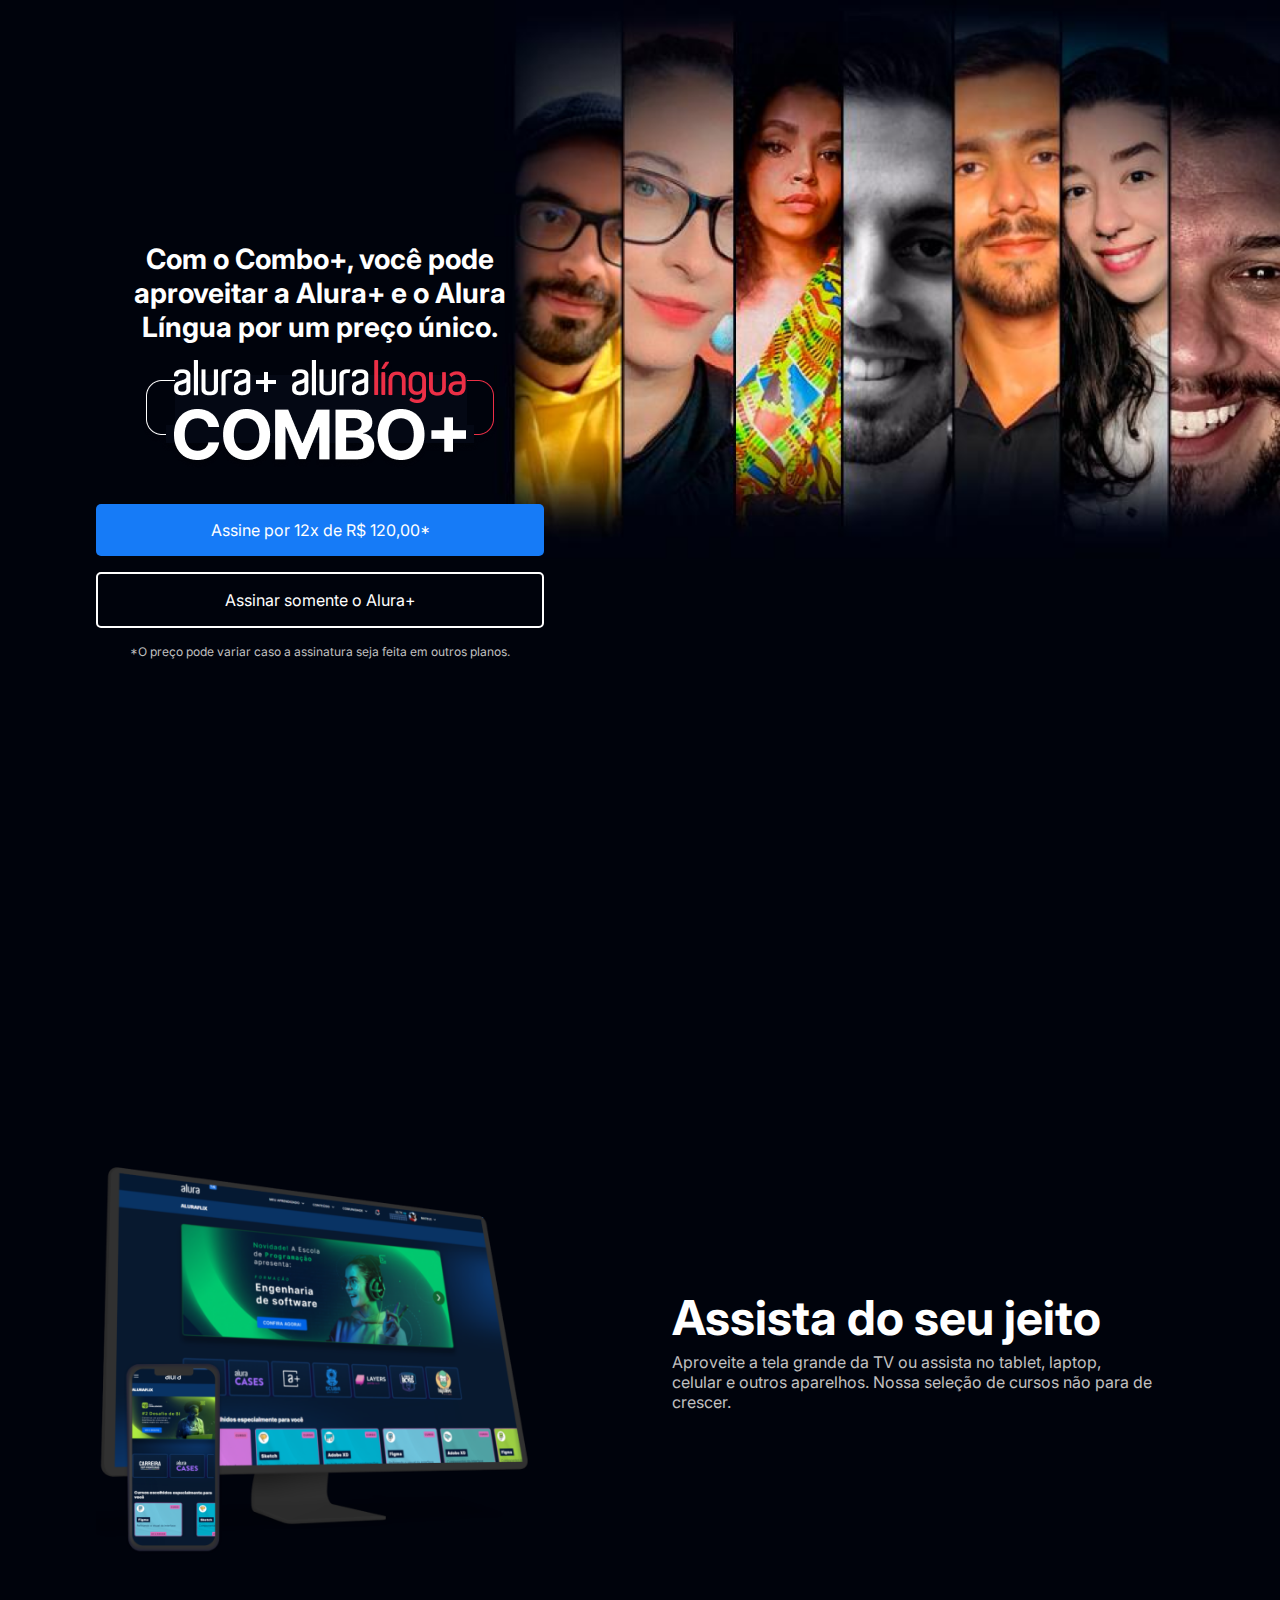
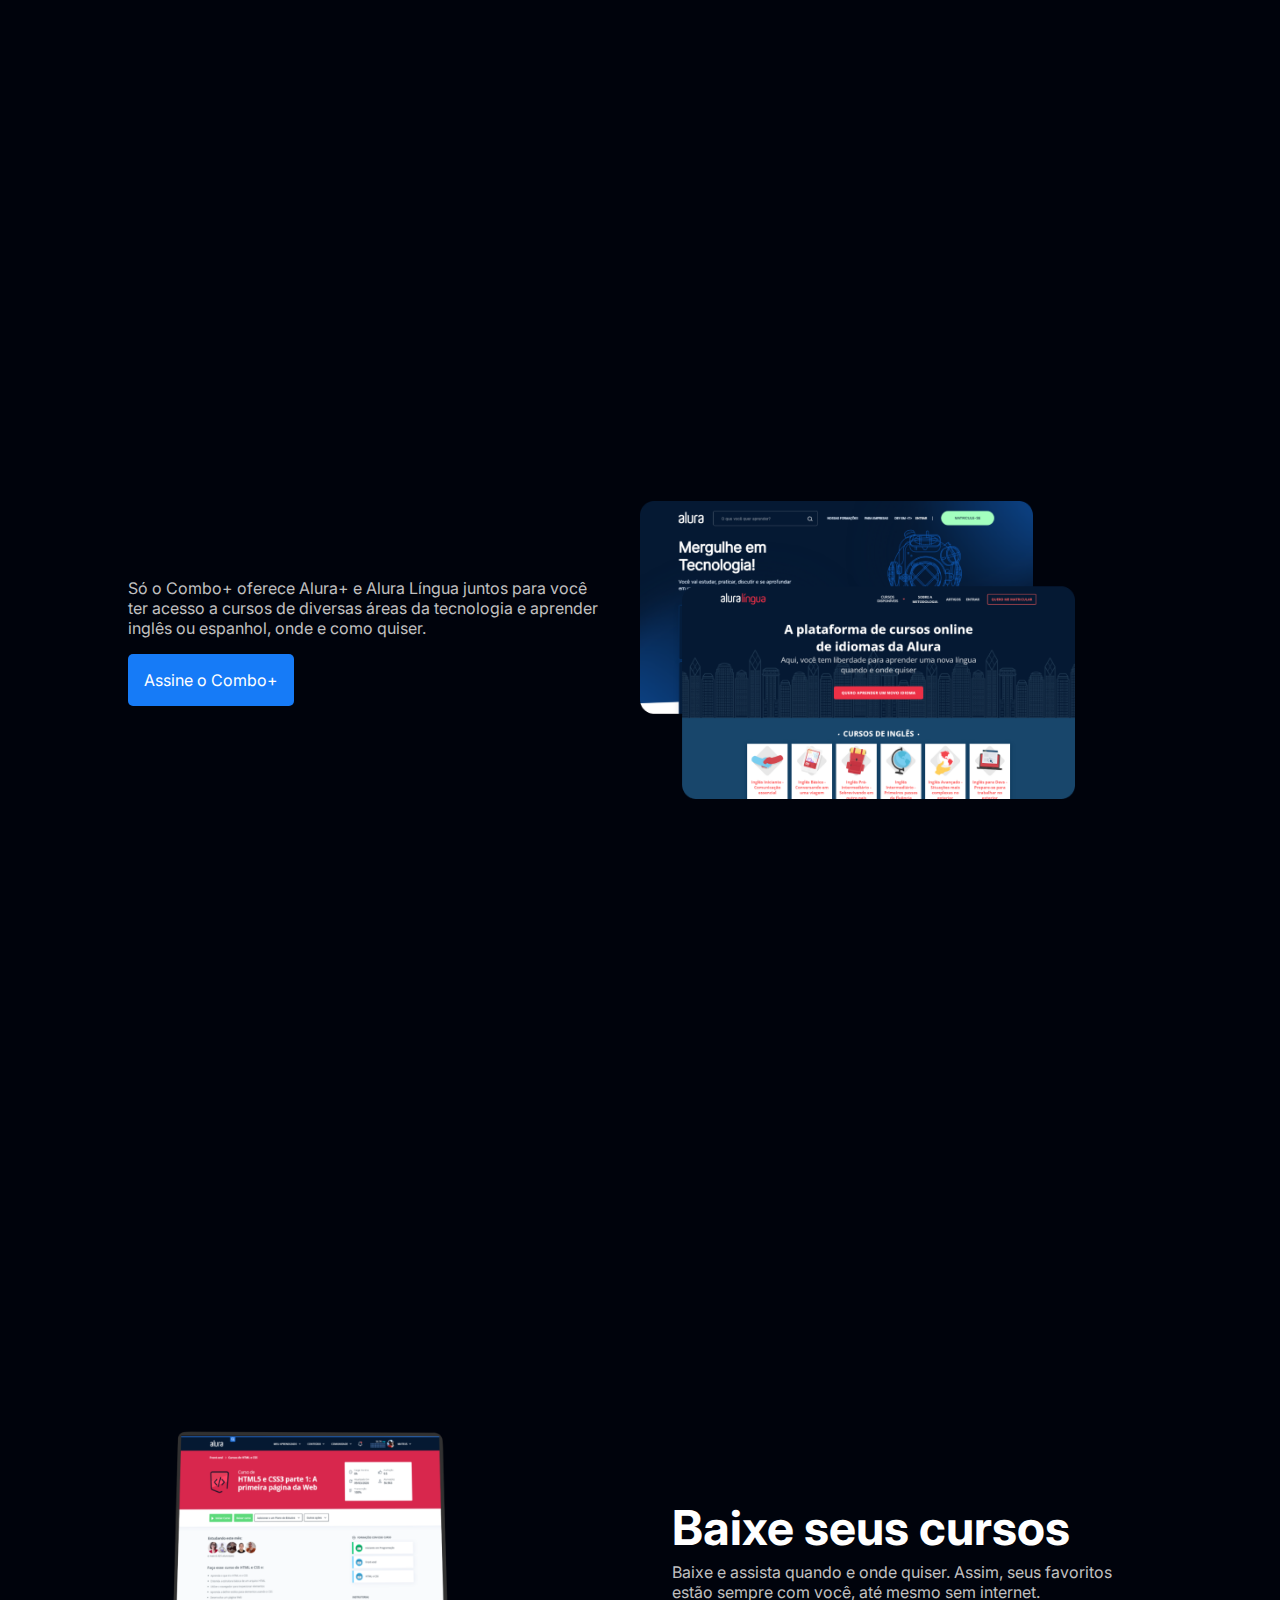
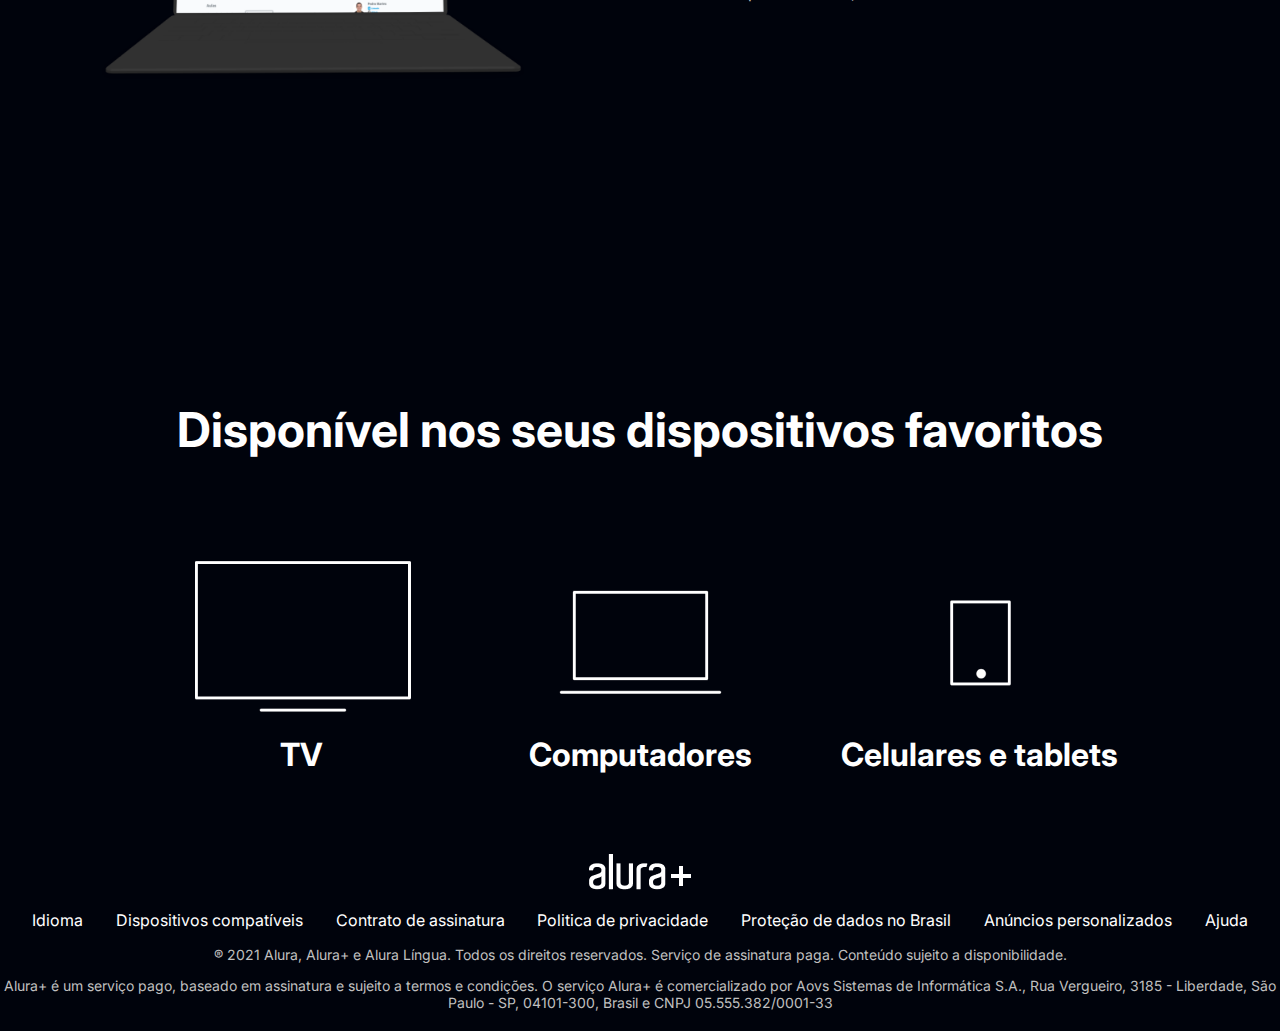
<file: index.html>
<!DOCTYPE html>
<html lang="pt-BR">
<head>
    <title>Alura Plus</title>
    <meta charset="UTF-8">
    <meta name="viewport" content="width=device-width, initial-scale=1.0">
    <link rel="stylesheet" href="Alura-Plus/style.css">
    <link rel="preconnect" href="https://fonts.googleapis.com">
    <link rel="preconnect" href="https://fonts.gstatic.com" crossorigin>
    <link href="https://fonts.googleapis.com/css2?family=Inter:wght@400;700&display=swap" rel="stylesheet">
</head>
<body>
    <section class="container principal">
        <div class="container__caixa">
            <h1 class="container__titulo">Com o Combo+, você pode aproveitar a Alura+ e o Alura Língua por um preço único.</h1>
            <img src="Alura-Plus/img/Combo.png" alt="O combo + é a junção do alura+ e o alura língua" class="container__imagem">
            <a href="www.alura.com.br" class="container__botao">Assine por 12x de R$ 120,00*</a>
            <a href="www.alura.com.br" class="container__botao botao_secundario">Assinar somente o Alura+</a>
            <p class="container__aviso">*O preço pode variar caso a assinatura seja feita em outros planos.</p>
        </div>
    </section>

    <section class="container secundario">
        <img src="Alura-Plus/img/Plataformas.png" alt="Um monitor e um celular com o Alura Plus aberto." class="secundario__imagem">
        <div class="container__descricao">
            <h2 class="descricao__titulo">Assista do seu jeito</h2>
            <p class="descricao__texto">Aproveite a tela grande da TV ou assista no tablet, laptop, celular e outros aparelhos. Nossa seleção de cursos não para de crescer.</p>
        </div>
    </section>

    <section class="container secundario">
        <div class="container__descricao">
            <p class="descricao__texto">Só o Combo+ oferece Alura+ e Alura Língua juntos para você ter acesso a cursos de diversas áreas da tecnologia e aprender inglês ou espanhol, onde e como quiser.</p>
            <a href="www.alura.com.br" class="container__botao botao__secundario">Assine o Combo+</a>
        </div>
        <img src="Alura-Plus/img/Telas.png" alt="Tela do alura plus e do alura língua" class="secundario__imagem">
    </section>

    <section class="container secundario">
        <img src="Alura-Plus/img/Notebook.png" alt="Imagem de um notebook com o curso da Alura aberto" class="secundario__imagem">
        <div class="container__descricao">
            <h2 class="descricao__titulo">Baixe seus cursos</h2>
            <p class="descricao__texto">Baixe e assista quando e onde quiser. Assim, seus favoritos estão sempre com você, até mesmo sem internet.</p>
        </div>
    </section>

    <section class="dispositivos">
        <h2 class="dispositivos__titulo">Disponível nos seus dispositivos favoritos</h2>
        <ul class="dispositivos__lista">
            <li>
                <img src="Alura-Plus/img/tv.png" alt="ícone de televisão">
                <h3 class="lista__item">TV</h3>
            </li>
            <li>
                <img src="Alura-Plus/img/computador.png" alt="ícone de computador">
                <h3 class="lista__item">Computadores</h3>
            </li>
            <li>
                <img src="Alura-Plus/img/celular.png" alt="ícone de celular">
                <h3 class="lista__item">Celulares e tablets</h3>
            </li>
        </ul>
    </section>

    <footer class="rodape">
        <img src="Alura-Plus/img/Logo.png" alt="Logo da alura" class="rodape__logo">
        <ul class="rodape__lista">
            <li class="lista__link">
                <a href="#">Idioma</a>
            </li>

            <li class="lista__link">
                <a href="#">Dispositivos compatíveis</a>
            </li>

            <li class="lista__link">
                <a href="#">Contrato de assinatura</a>
            </li>

            <li class="lista__link">
                <a href="#">Politica de privacidade</a>
            </li>

            <li class="lista__link">
                <a href="#">Proteção de dados no Brasil</a>
            </li>

            <li class="lista__link">
                <a href="#">Anúncios personalizados</a>
            </li>
            
            <li class="lista__link">
                <a href="#">Ajuda</a>
            </li>
        </ul>
        <p class="rodape__texto">® 2021 Alura, Alura+ e Alura Língua. Todos os direitos reservados. Serviço de assinatura paga. Conteúdo sujeito a disponibilidade.</p>
        <p class="rodape__texto">Alura+ é um serviço pago, baseado em assinatura e sujeito a termos e condições. O serviço Alura+ é comercializado por Aovs Sistemas de Informática S.A., Rua Vergueiro, 3185 - Liberdade, São Paulo - SP, 04101-300, Brasil e CNPJ 05.555.382/0001-33</p>
    </footer>
</body>
</html>
</file>
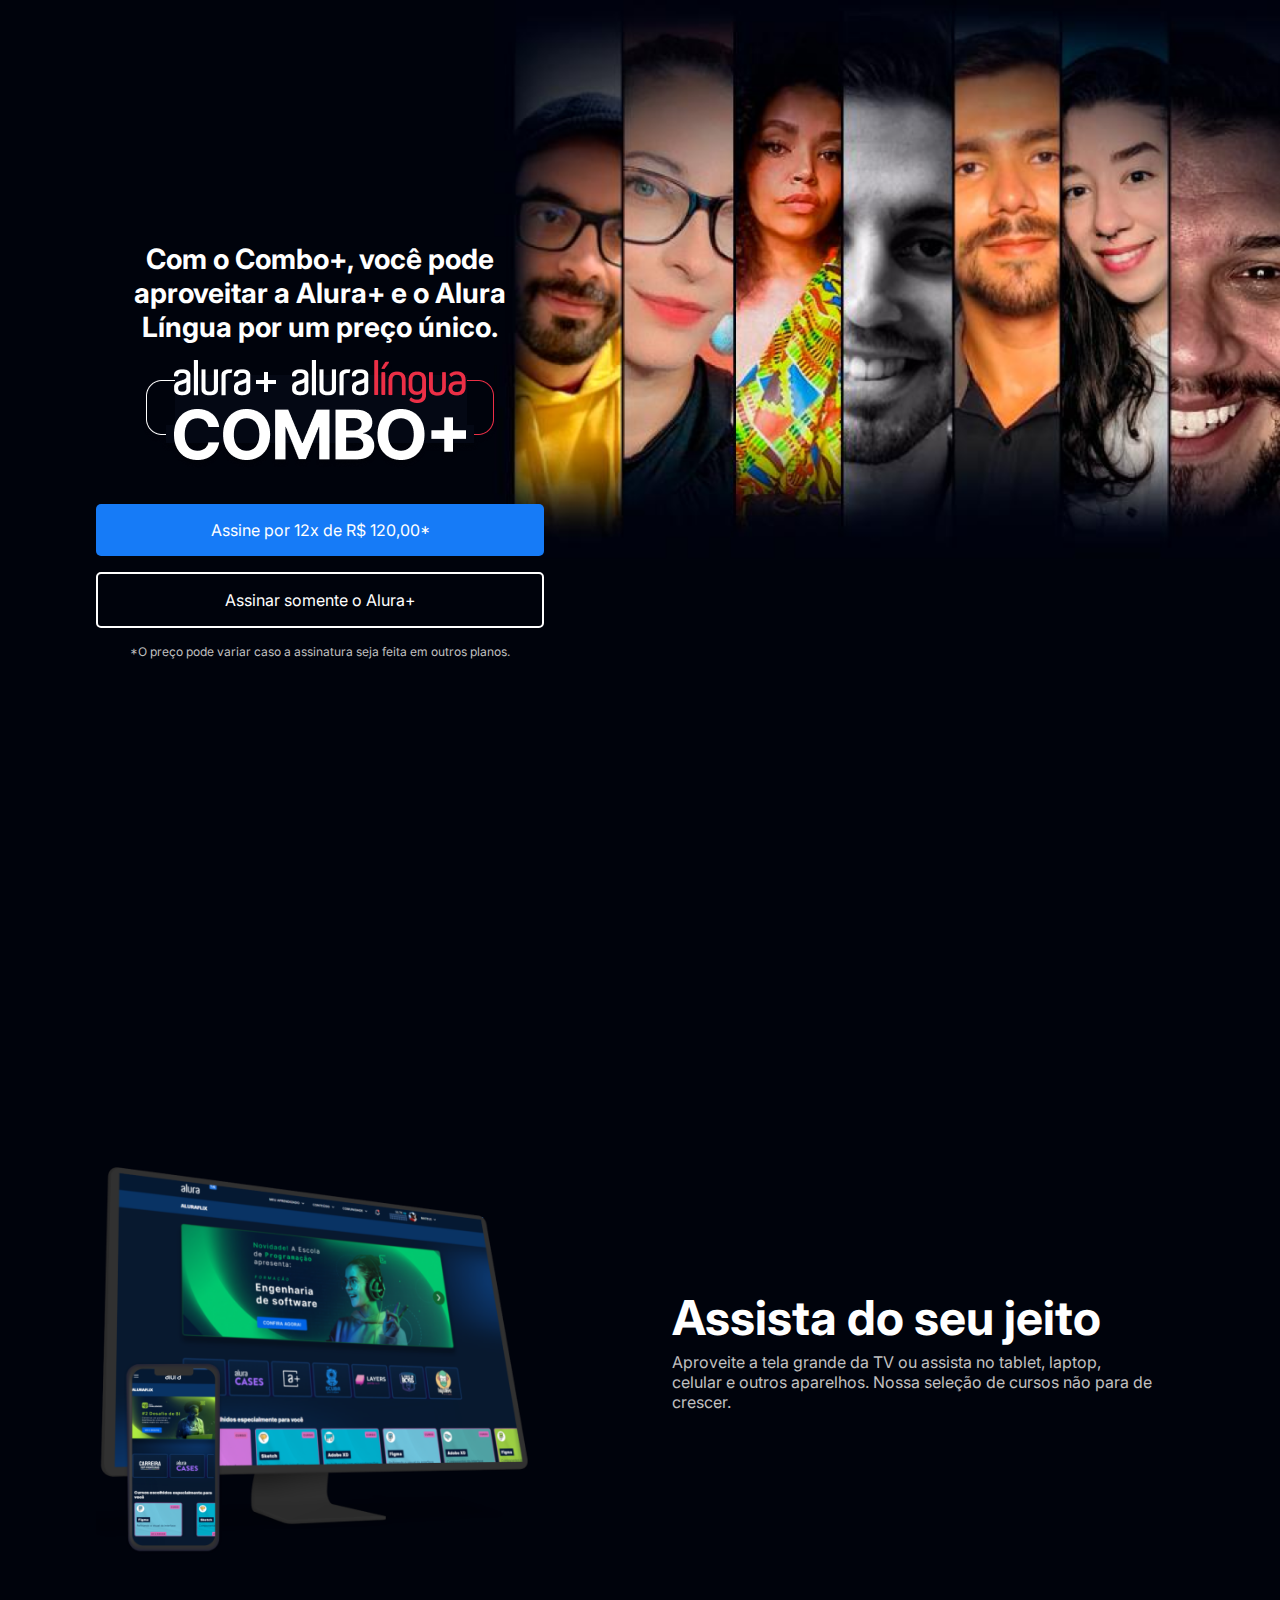
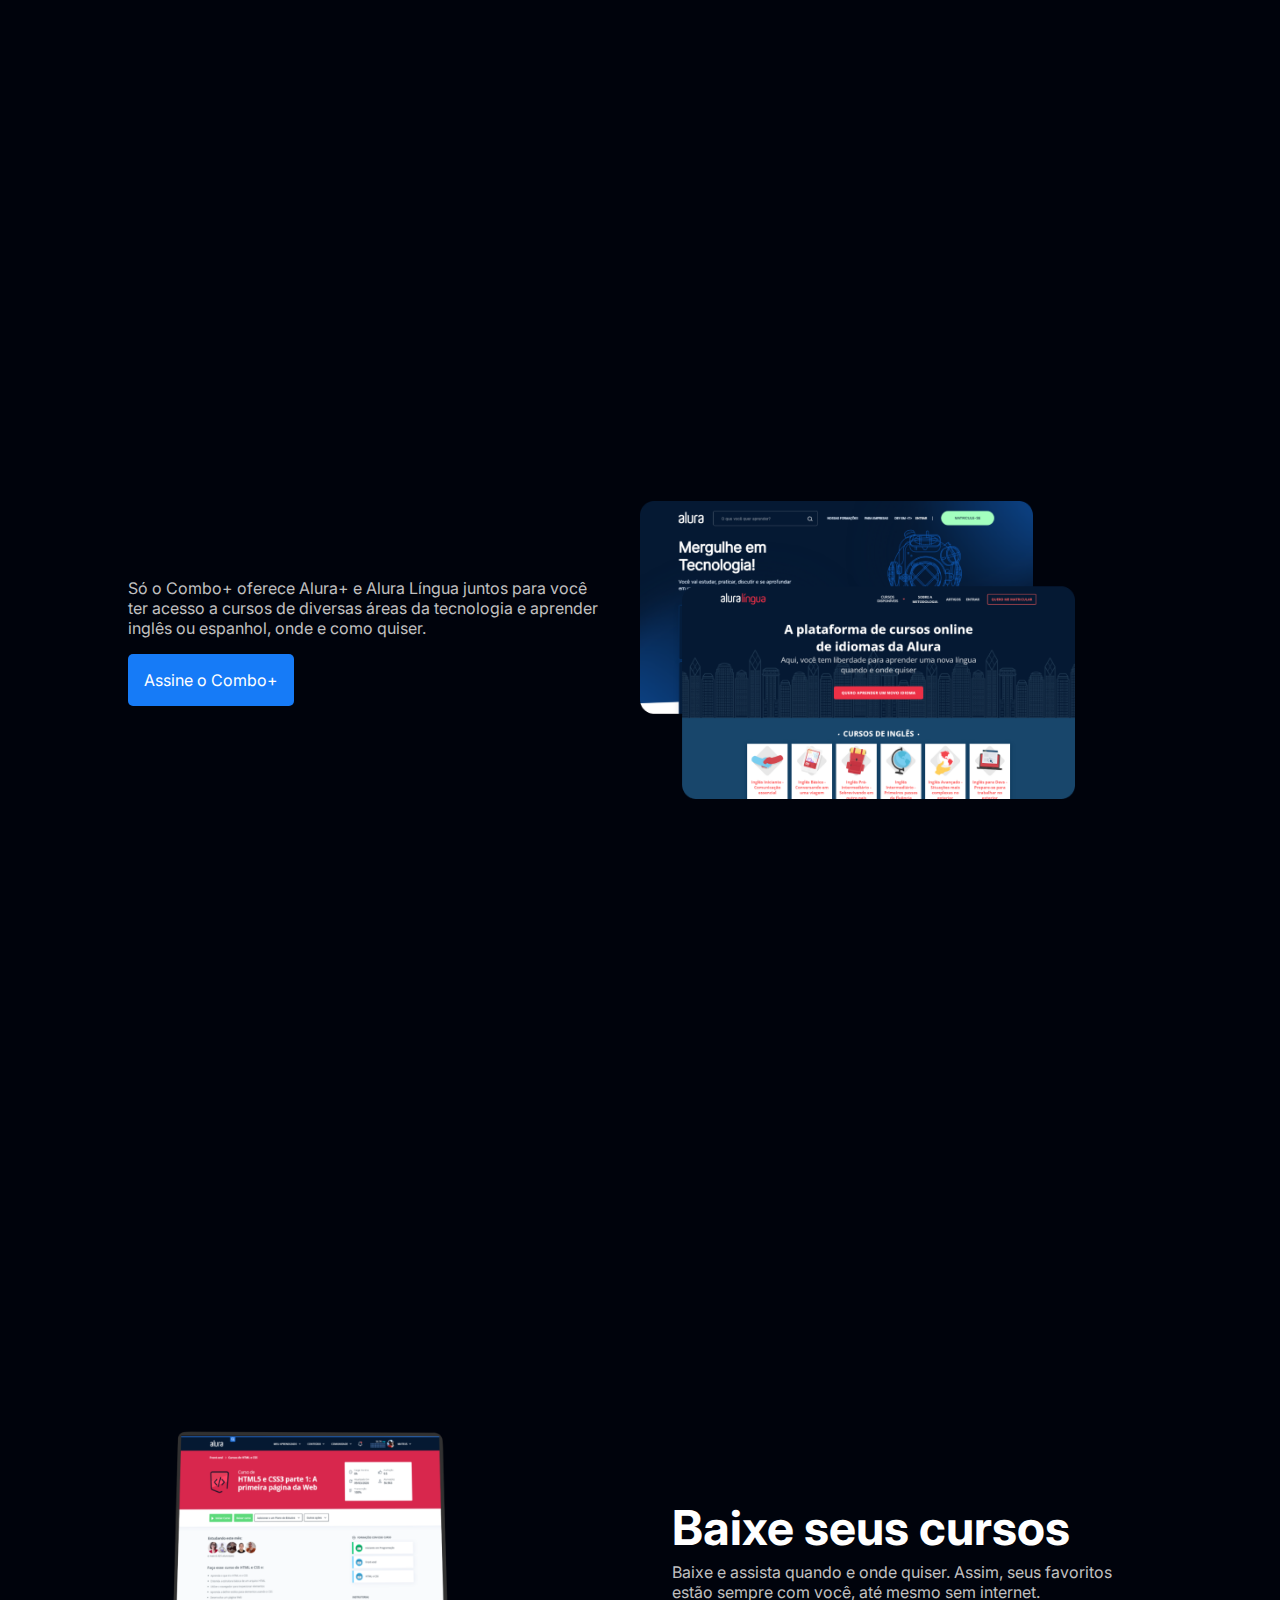
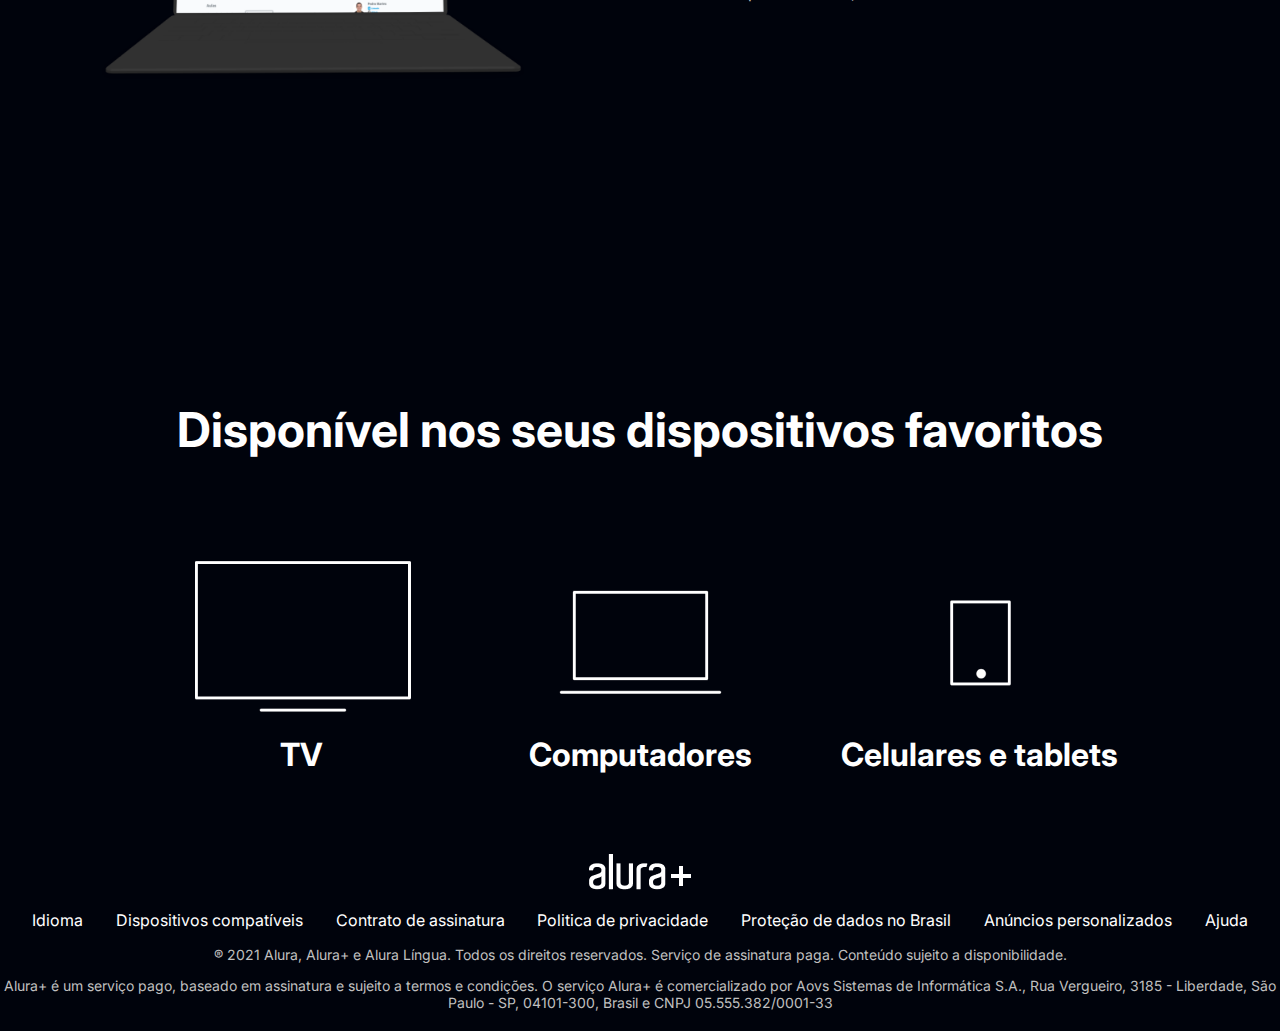
<file: Alura-Plus/index.html>
<!DOCTYPE html>
<html lang="pt-BR">
<head>
    <title>Alura Plus</title>
    <meta charset="UTF-8">
    <meta name="viewport" content="width=device-width, initial-scale=1.0">
    <link rel="stylesheet" href="style.css">
    <link rel="preconnect" href="https://fonts.googleapis.com">
    <link rel="preconnect" href="https://fonts.gstatic.com" crossorigin>
    <link href="https://fonts.googleapis.com/css2?family=Inter:wght@400;700&display=swap" rel="stylesheet">
</head>
<body>
    <section class="container principal">
        <div class="container__caixa">
            <h1 class="container__titulo">Com o Combo+, você pode aproveitar a Alura+ e o Alura Língua por um preço único.</h1>
            <img src="img/Combo.png" alt="O combo + é a junção do alura+ e o alura língua" class="container__imagem">
            <a href="www.alura.com.br" class="container__botao">Assine por 12x de R$ 120,00*</a>
            <a href="www.alura.com.br" class="container__botao botao_secundario">Assinar somente o Alura+</a>
            <p class="container__aviso">*O preço pode variar caso a assinatura seja feita em outros planos.</p>
        </div>
    </section>

    <section class="container secundario">
        <img src="img/Plataformas.png" alt="Um monitor e um celular com o Alura Plus aberto." class="secundario__imagem">
        <div class="container__descricao">
            <h2 class="descricao__titulo">Assista do seu jeito</h2>
            <p class="descricao__texto">Aproveite a tela grande da TV ou assista no tablet, laptop, celular e outros aparelhos. Nossa seleção de cursos não para de crescer.</p>
        </div>
    </section>

    <section class="container secundario">
        <div class="container__descricao">
            <p class="descricao__texto">Só o Combo+ oferece Alura+ e Alura Língua juntos para você ter acesso a cursos de diversas áreas da tecnologia e aprender inglês ou espanhol, onde e como quiser.</p>
            <a href="www.alura.com.br" class="container__botao botao__secundario">Assine o Combo+</a>
        </div>
        <img src="img/Telas.png" alt="Tela do alura plus e do alura língua" class="secundario__imagem">
    </section>

    <section class="container secundario">
        <img src="img/Notebook.png" alt="Imagem de um notebook com o curso da Alura aberto" class="secundario__imagem">
        <div class="container__descricao">
            <h2 class="descricao__titulo">Baixe seus cursos</h2>
            <p class="descricao__texto">Baixe e assista quando e onde quiser. Assim, seus favoritos estão sempre com você, até mesmo sem internet.</p>
        </div>
    </section>

    <section class="dispositivos">
        <h2 class="dispositivos__titulo">Disponível nos seus dispositivos favoritos</h2>
        <ul class="dispositivos__lista">
            <li>
                <img src="img/tv.png" alt="ícone de televisão">
                <h3 class="lista__item">TV</h3>
            </li>
            <li>
                <img src="img/computador.png" alt="ícone de computador">
                <h3 class="lista__item">Computadores</h3>
            </li>
            <li>
                <img src="img/celular.png" alt="ícone de celular">
                <h3 class="lista__item">Celulares e tablets</h3>
            </li>
        </ul>
    </section>

    <footer class="rodape">
        <img src="img/Logo.png" alt="Logo da alura" class="rodape__logo">
        <ul class="rodape__lista">
            <li class="lista__link">
                <a href="#">Idioma</a>
            </li>

            <li class="lista__link">
                <a href="#">Dispositivos compatíveis</a>
            </li>

            <li class="lista__link">
                <a href="#">Contrato de assinatura</a>
            </li>

            <li class="lista__link">
                <a href="#">Politica de privacidade</a>
            </li>

            <li class="lista__link">
                <a href="#">Proteção de dados no Brasil</a>
            </li>

            <li class="lista__link">
                <a href="#">Anúncios personalizados</a>
            </li>
            
            <li class="lista__link">
                <a href="#">Ajuda</a>
            </li>
        </ul>
        <p class="rodape__texto">® 2021 Alura, Alura+ e Alura Língua. Todos os direitos reservados. Serviço de assinatura paga. Conteúdo sujeito a disponibilidade.</p>
        <p class="rodape__texto">Alura+ é um serviço pago, baseado em assinatura e sujeito a termos e condições. O serviço Alura+ é comercializado por Aovs Sistemas de Informática S.A., Rua Vergueiro, 3185 - Liberdade, São Paulo - SP, 04101-300, Brasil e CNPJ 05.555.382/0001-33</p>
    </footer>
</body>
</html>
</file>
<file: Alura-Plus/style.css>
:root {
    /*Variáveis CSS para facilitar a manutenção e reutilização de cores e fontes*/
    --branco-principal: #FFFFFF;
    --cinza-secundaria: #C0C0C0;
    --botao-azul: #167BF7;
    --cor-de-fundo: #00030C;
    --fonte-principal: 'Inter';
    --botao-azul-efeito-: #368cf6;
}

body {
    /*Estilos globais do corpo da página*/
    background-color: var(--cor-de-fundo); /*Define a cor de fundo do corpo*/
    color: var(--branco-principal); /*Define a cor do texto*/
    font-family: var(--fonte-principal); /*Define a fonte principal*/
    font-size: 16px; /*Define o tamanho padrão da fonte*/
    font-weight: 400; /*Define o peso da fonte como normal*/
}

* {
    /*Remove o espaçamento padrão do navegador de todos os elementos*/
    margin: 0;
    padding: 0;
}

.principal {
    background-image: url("img/Background.png"); /*Define uma imagem de fundo*/
    background-repeat: no-repeat; /*Impede a repetição da imagem*/
    background-size: contain; /*Ajusta a imagem para caber dentro do elemento*/
    align-items: center;
    text-align: center;
}

.container {
    height: 100vh; /*Define a aaltura total da tela*/
    display: grid; /*Define o container como grid*/
    grid-template-columns: 50% 50%;/*Divide o grid em duas colunas iguais*/
}

.container__botao {
    /*botão principal*/
    background-color: var(--botao-azul);/*Define a cor de fundo azul*/
    border-radius: 5px;/*Arredonda as bordas*/
    padding: 1em;/*Adiciona espaçamento interno*/
    color: var(--branco-principal);/*Define a cor do texto como branco*/
    display: block;/*Faz o botão ocupar toda a largura disponível*/
    text-decoration: none;/*Remove o sublinhado padrão de links*/
    margin-bottom: 1em; /*Adiciona um espaçamento em baixo do botão*/
}

.botao_secundario {
    /*botão secundário*/
    background-color: transparent;/*Define o fundo como transparente*/
    border: 2px solid var(--branco-principal);/*Define uma borda branca*/
}

.container__aviso {
    font-size: 12px; /*Define o tamanho para o texto*/
    color: var(--cinza-secundaria); /*Define a cor do texto*/
}

.container__titulo {
    font-size: 28px;/*Define o tamanho para o texto*/
    font-weight: 700;/*Define o texto como negrito*/
}

/* Define uma margem superior e inferior para a imagem dentro do container */
.container__imagem {
    margin: 1em 0 2em 0; /* 1em em cima, 2em embaixo, 0 nas laterais */
}

/* Aplica uma margem horizontal (esquerda e direita) no container */
.container__caixa {
    margin: 0 6em; /* 6em nas laterais e 0 em cima e embaixo */
}

/* Define a largura da imagem secundária como 80% do elemento pai */
.secundario__imagem {
    width: 80%;
}

/* Estiliza o container "secundario" */
.secundario {
    align-items: center; /* Centraliza os itens verticalmente no container */
    margin: 0 6em; /* 6em de margem nas laterais, 0 em cima e embaixo */
}

/* Define o estilo do título da descrição */
.descricao__titulo {
    font-weight: 700; /* Define o texto em negrito (peso 700) */
    font-size: 48px; /* Define um tamanho para a fonte */
    color: var(--branco-principal); 
    margin-bottom: 0.1em; /* Define margem inferior */
}


.descricao__texto {
    color: var(--cinza-secundaria); 
}


.botao__secundario {
    display: inline-block; /* Faz o botão se comportar como um bloco em linha */
    margin-top: 1em; /* Adiciona uma margem superior */
}

/* Aplica um espaçamento interno no container de descrição */
.container__descricao {
    padding: 2em; /* Adiciona 2em de espaçamento interno em todas as direções */
}


.dispositivos__lista {
    display: flex; /* Define um layout*/
    justify-content: center; /* Centraliza os itens horizontalmente */
    list-style-type: none; /* Remove os marcadores da lista */
    margin: 5em 0; /* Define a margem superior e inferior */
}

.dispositivos {
    text-align: center; /* Centraliza o texto */
}


.dispositivos__titulo {
    font-size: 48px; /* Define o tamanho da fonte */
    color: var(--branco-principal); /* Usa uma variável para a cor */
}


.lista__item {
    font-size: 32px; 
    color: var(--branco-principal); 
}


.rodape {
    text-align: center; 
    padding-bottom: 20px; /* Adiciona um preenchimento inferior */
}


.rodape__logo {
    align-items: center; /* Alinha os itens ao centro */
}


.rodape__lista {
    list-style-type: none; 
    display: flex; 
    justify-content: space-around; /* Distribui os itens com espaço ao redor */
    margin: 1em; /* Define a margem ao redor */
}


.lista__link a {
    font-size: 16px; 
    font-weight: 400; /* Define a espessura da fonte */
    text-decoration: none; /* Remove o sublinhado */
    color: var(--branco-principal); 
}


.rodape__texto {
    margin-top: 1em; /* Adiciona uma margem superior */
    text-align: center; 
    font-size: 14px; 
    font-weight: 400; 
    color: var(--cinza-secundaria); 
}


.lista__link a:hover {
    color: var(--botao-azul); /* Altera a cor no hover */
}


.lista__link a:active {
    color: var(--botao-azul-efeito-); /* Altera a cor quando ativo */
}


.container__botao:hover {
    background-color: var(--botao-azul-efeito-); /* Altera a cor de fundo no hover */
    color: var(--cor-de-fundo); /* Altera a cor do texto no hover */
}
</file>
